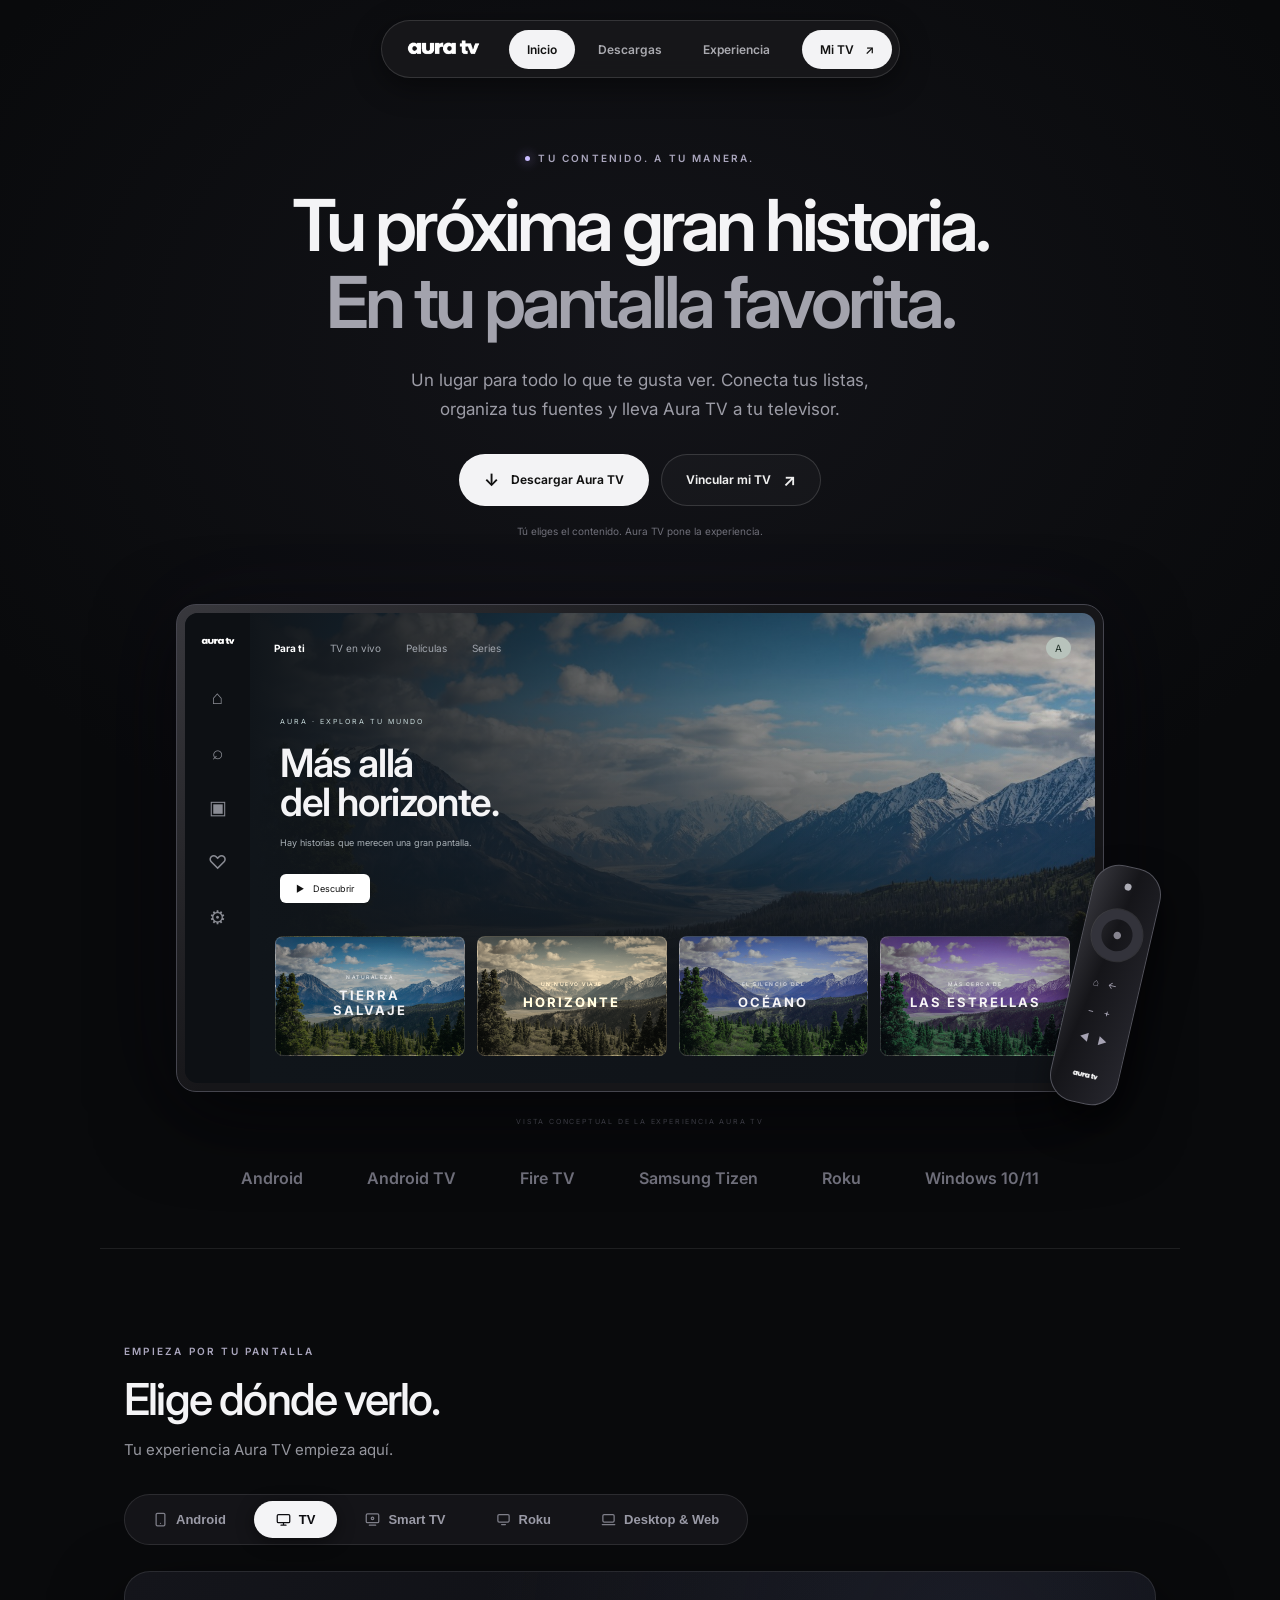
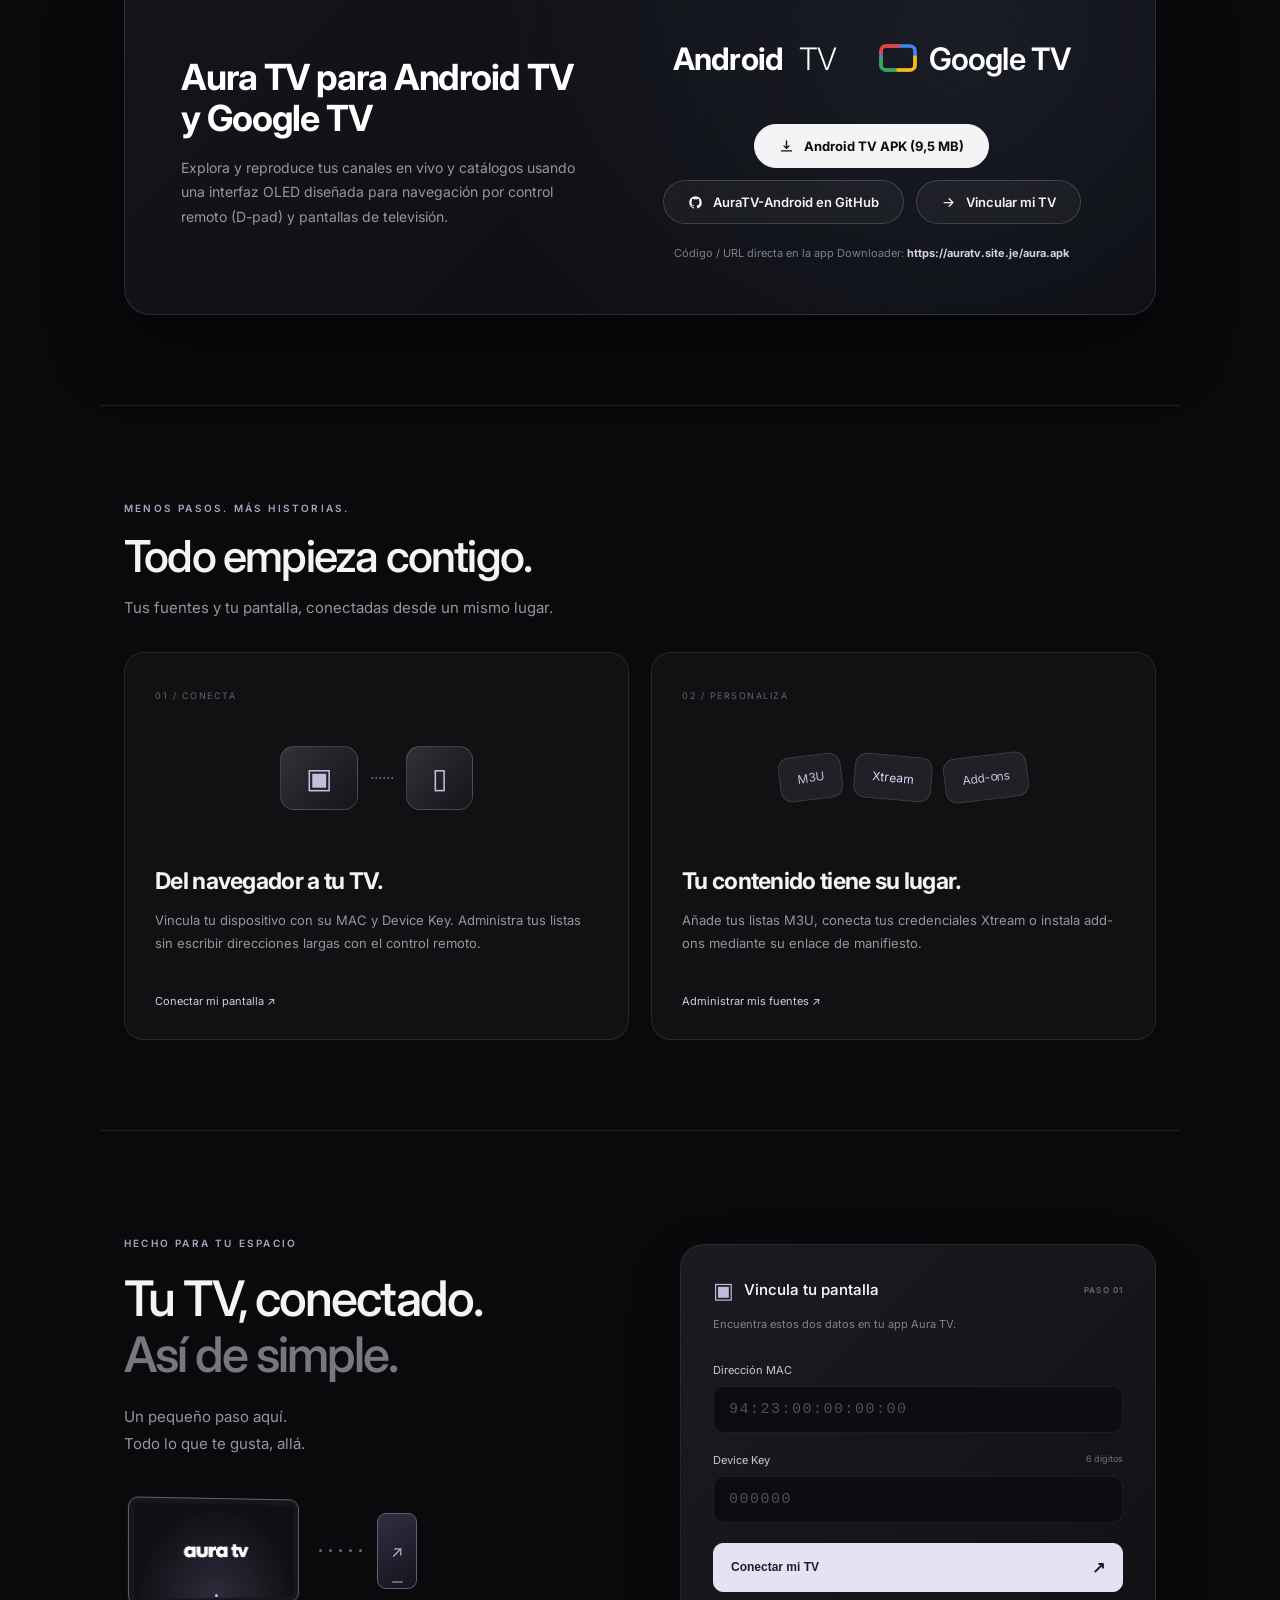
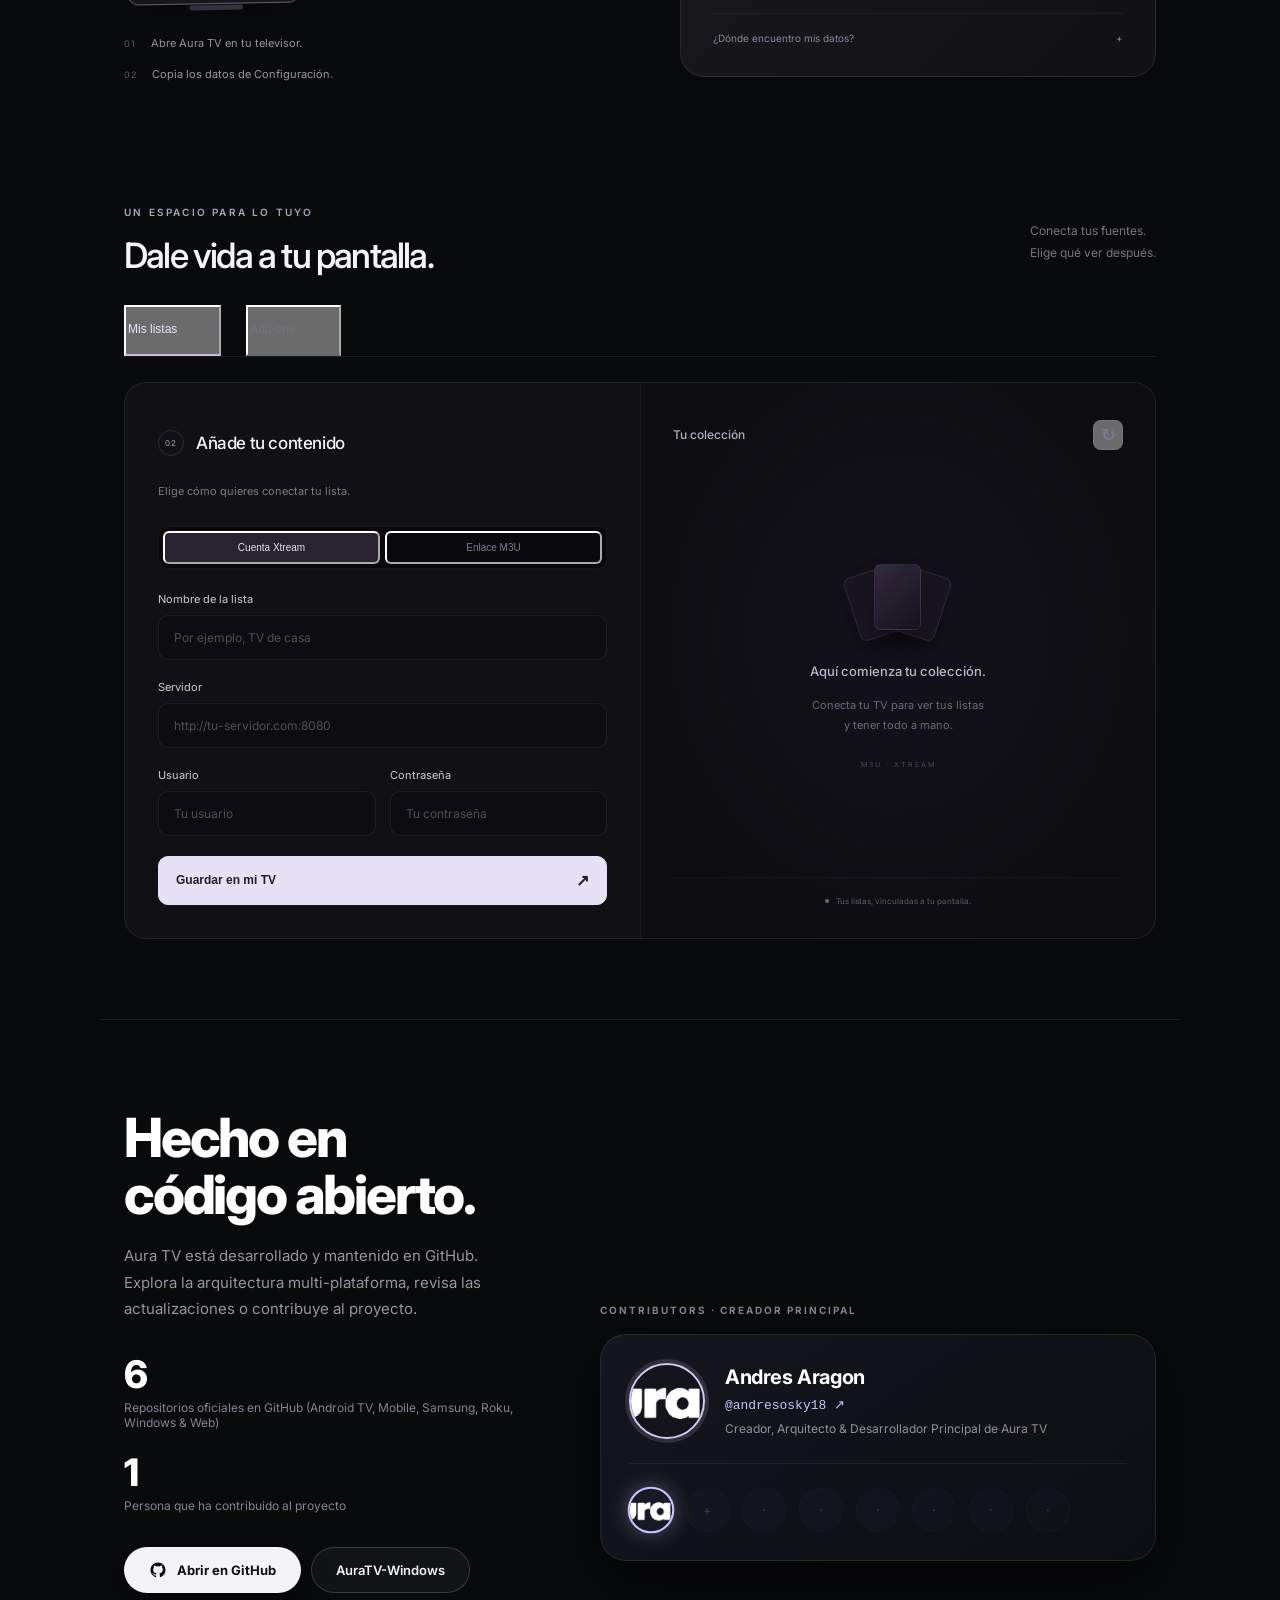
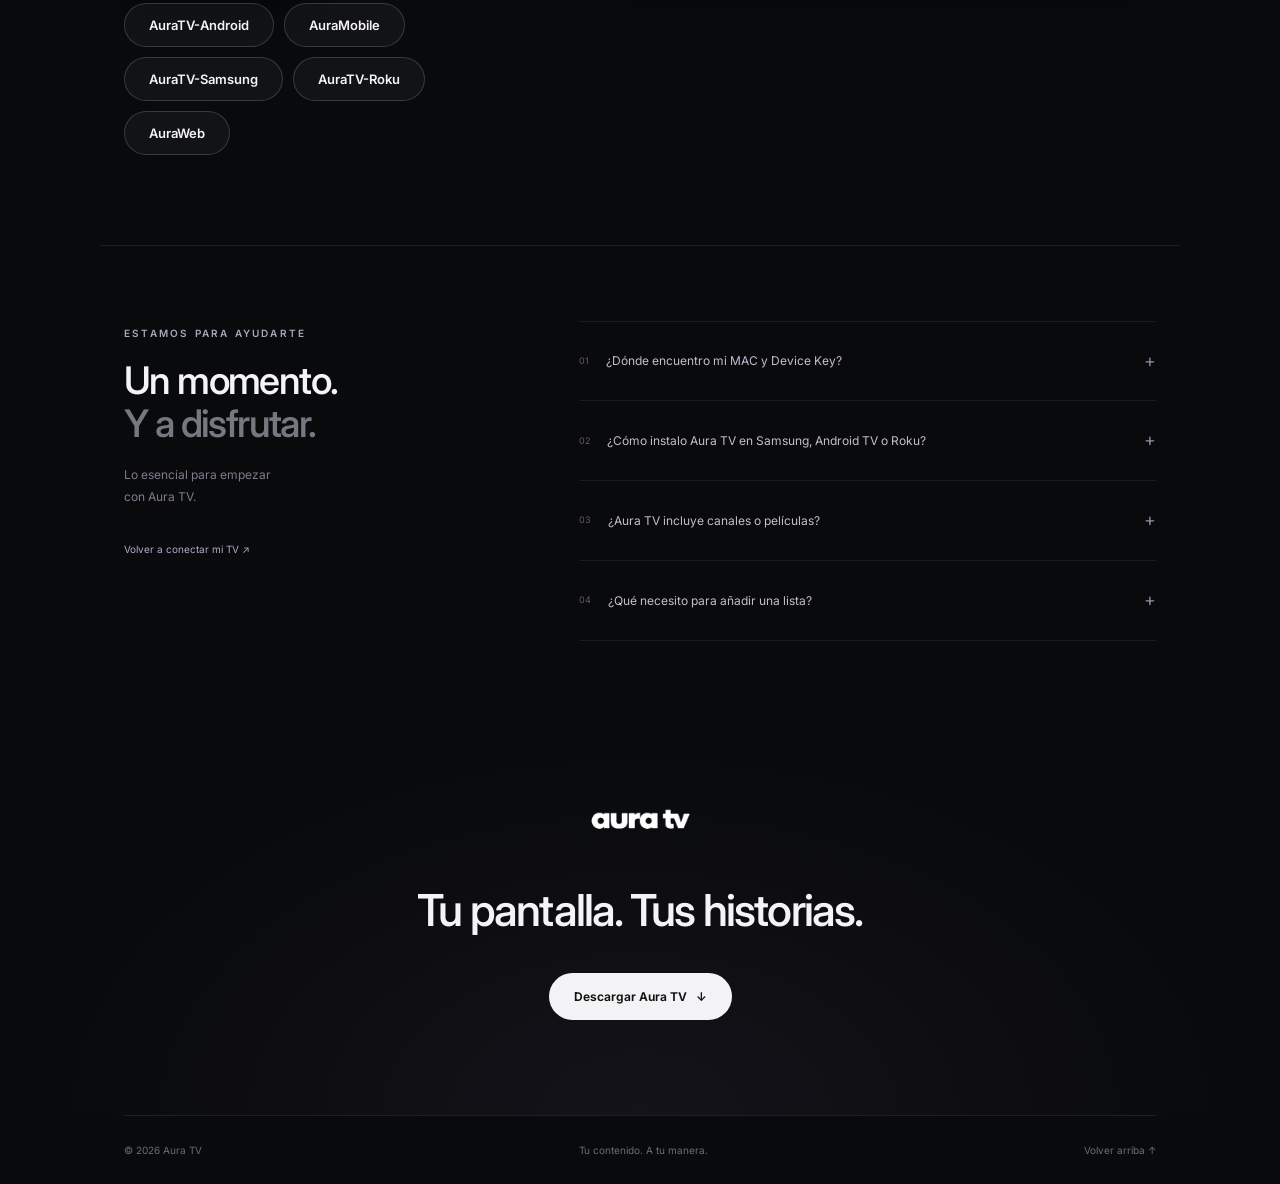
<file: index.html>
<!doctype html>
<html lang="es">
<head>
  <meta charset="utf-8" />
  <meta name="viewport" content="width=device-width,initial-scale=1" />
  <meta name="color-scheme" content="dark" />
  <title>Aura TV — Tu contenido. A tu manera.</title>
  <meta name="description" content="Descarga Aura TV, vincula tu pantalla y administra tus listas y add-ons desde un solo lugar." />
  <link rel="preconnect" href="https://fonts.googleapis.com" />
  <link rel="preconnect" href="https://fonts.gstatic.com" crossorigin />
  <link href="https://fonts.googleapis.com/css2?family=Inter:wght@400;500;600;700;800&display=swap" rel="stylesheet" />
  <link rel="stylesheet" href="styles.css?v=20261108-3" />
</head>
<body>
<header class="nav-shell">
  <nav aria-label="Navegación principal">
    <a href="#hero" class="brand"><img src="aura_logo_inner.png" alt="Aura TV"></a>
    <a href="#hero" class="nav-home" data-nav-item="hero">Inicio</a>
    <a href="#downloads" data-nav-item="downloads">Descargas</a>
    <a href="#features" class="nav-extra" data-nav-item="features">Experiencia</a>
    <a href="#device" class="nav-link" data-nav-item="device">Mi TV <span>↗</span></a>
  </nav>
</header>

<main>
  <section class="hero" id="hero">
    <div class="eyebrow"><i></i> TU CONTENIDO. A TU MANERA.</div>
    <h1>Tu próxima gran historia.<br><span>En tu pantalla favorita.</span></h1>
    <p>Un lugar para todo lo que te gusta ver. Conecta tus listas,<br class="desktop"> organiza tus fuentes y lleva Aura TV a tu televisor.</p>
    <div class="actions">
      <a class="button primary" href="#downloads"><span>↓</span> Descargar Aura TV</a>
      <a class="button secondary" href="#device">Vincular mi TV <span>↗</span></a>
    </div>
    <p class="hero-note">Tú eliges el contenido. Aura TV pone la experiencia.</p>

    <div class="showcase" aria-label="Concepto visual ilustrativo de la interfaz de Aura TV">
      <div class="tv">
        <div class="screen">
          <aside>
            <img src="aura_logo_inner.png" alt="">
            <span>⌂</span>
            <span>⌕</span>
            <span>▣</span>
            <span>♡</span>
            <span>⚙</span>
          </aside>
          <div class="screen-body">
            <div class="screen-nav">
              <b>Para ti</b>
              <span>TV en vivo</span>
              <span>Películas</span>
              <span>Series</span>
              <em>A</em>
            </div>
            <div class="movie">
              <small>AURA · EXPLORA TU MUNDO</small>
              <h2>Más allá<br>del horizonte.</h2>
              <p>Hay historias que merecen una gran pantalla.</p>
              <span class="mock-play">▶ &nbsp; Descubrir</span>
            </div>
            <div class="film-row">
              <div class="film f1"><small>NATURALEZA</small><b>TIERRA<br>SALVAJE</b></div>
              <div class="film f2"><small>UN NUEVO VIAJE</small><b>HORIZONTE</b></div>
              <div class="film f3"><small>EL SILENCIO DEL</small><b>OCÉANO</b></div>
              <div class="film f4"><small>MÁS CERCA DE</small><b>LAS ESTRELLAS</b></div>
            </div>
          </div>
        </div>
      </div>
      <div class="remote" aria-hidden="true">
        <i></i>
        <div class="remote-ring">●</div>
        <div class="remote-buttons">⌂ &nbsp; ←<br>− &nbsp; +<br>◀ &nbsp; ▶</div>
        <img src="aura_logo_inner.png" alt="">
      </div>
    </div>
    <div class="visual-caption">VISTA CONCEPTUAL DE LA EXPERIENCIA AURA TV</div>
    <div class="platforms">
      <span>Android</span>
      <span>Android TV</span>
      <span>Fire TV</span>
      <span>Samsung Tizen</span>
      <span>Roku</span>
      <span>Windows 10/11</span>
    </div>
  </section>

  <section id="downloads" class="section">
    <div class="section-intro">
      <span class="eyebrow">EMPIEZA POR TU PANTALLA</span>
      <h2>Elige dónde verlo.</h2>
      <p>Tu experiencia Aura TV empieza aquí.</p>
    </div>

    <div class="download-tabs" role="tablist" aria-label="Plataformas">
      <button type="button" class="os-tab" data-os-tab="mobile">
        <svg viewBox="0 0 24 24" fill="none" stroke="currentColor" stroke-width="2" stroke-linecap="round" stroke-linejoin="round"><rect x="5" y="2" width="14" height="20" rx="2"/><path d="M12 18h.01"/></svg>
        <span>Android</span>
      </button>
      <button type="button" class="os-tab active" data-os-tab="android">
        <svg viewBox="0 0 24 24" fill="none" stroke="currentColor" stroke-width="2" stroke-linecap="round" stroke-linejoin="round"><rect x="2" y="4" width="20" height="13" rx="2"/><path d="M8 21h8M12 17v4"/></svg>
        <span>TV</span>
      </button>
      <button type="button" class="os-tab" data-os-tab="samsung">
        <svg viewBox="0 0 24 24" fill="none" stroke="currentColor" stroke-width="2" stroke-linecap="round" stroke-linejoin="round"><rect x="2" y="3" width="20" height="14" rx="2"/><path d="M7 21h10"/><circle cx="12" cy="10" r="2"/></svg>
        <span>Smart TV</span>
      </button>
      <button type="button" class="os-tab" data-os-tab="roku">
        <svg viewBox="0 0 24 24" fill="none" stroke="currentColor" stroke-width="2" stroke-linecap="round" stroke-linejoin="round"><rect x="3" y="4" width="18" height="12" rx="2"/><path d="M9 20h6"/></svg>
        <span>Roku</span>
      </button>
      <button type="button" class="os-tab" data-os-tab="desktop">
        <svg viewBox="0 0 24 24" fill="none" stroke="currentColor" stroke-width="2" stroke-linecap="round" stroke-linejoin="round"><rect x="3" y="4" width="18" height="12" rx="2"/><path d="M2 20h20"/></svg>
        <span>Desktop &amp; Web</span>
      </button>
    </div>

    <!-- Panel 0: Android Mobile (Celulares y Tablets) — Diagramación idéntica a Nuvio -->
    <div id="os-panel-mobile" class="download-panel nuvio-dl-card os-panel hidden">
      <div class="nuvio-dl-left">
        <h3>Aura TV para Android (Celular y Tablet)</h3>
        <p>Lleva tus canales en vivo, películas, series y add-ons en el bolsillo. El mismo APK universal funciona con controles táctiles en smartphones y tablets Android.</p>
      </div>
      <div class="nuvio-dl-right">
        <div class="nuvio-brand-logos" aria-label="Android Mobile">
          <div class="brand-logo-item">
            <svg width="42" height="28" viewBox="0 0 42 28" fill="none" aria-hidden="true">
              <path d="M9.5 6.2L6.6 1.5C6.3 1 5.7 0.9 5.2 1.2C4.7 1.5 4.6 2.1 4.9 2.6L7.9 7.4C3.8 9.9 1 14.3 0.6 19.5H41.4C41 14.3 38.2 9.9 34.1 7.4L37.1 2.6C37.4 2.1 37.3 1.5 36.8 1.2C36.3 0.9 35.7 1 35.4 1.5L32.5 6.2C29.1 4.6 25.2 3.7 21 3.7C16.8 3.7 12.9 4.6 9.5 6.2ZM12.5 14.5C11.4 14.5 10.5 13.6 10.5 12.5C10.5 11.4 11.4 10.5 12.5 10.5C13.6 10.5 14.5 11.4 14.5 12.5C14.5 13.6 13.6 14.5 12.5 14.5ZM29.5 14.5C28.4 14.5 27.5 13.6 27.5 12.5C27.5 11.4 28.4 10.5 29.5 10.5C30.6 10.5 31.5 11.4 31.5 12.5C31.5 13.6 30.6 14.5 29.5 14.5Z" fill="#3DDC84"/>
            </svg>
            <span style="font-weight:700;">Android</span>
          </div>
        </div>

        <div class="nuvio-pill-actions">
          <a class="nuvio-pill-btn primary-pill" href="aura.apk" download="AURA_TV_v2.1.apk">
            <svg viewBox="0 0 24 24" fill="none" stroke="currentColor" stroke-width="2.2" stroke-linecap="round" stroke-linejoin="round"><path d="M12 3v12m0 0l-4-4m4 4l4-4M4 19h16"/></svg>
            <span>Descargar APK (9,5 MB)</span>
          </a>
          <a class="nuvio-pill-btn" href="https://github.com/andresosky18/AuraMobile" target="_blank" rel="noopener noreferrer">
            <svg viewBox="0 0 24 24" fill="currentColor" aria-hidden="true"><path fill-rule="evenodd" clip-rule="evenodd" d="M12 2C6.477 2 2 6.484 2 12.017c0 4.425 2.865 8.18 6.839 9.504.5.092.682-.217.682-.483 0-.237-.008-.868-.013-1.703-2.782.605-3.369-1.343-3.369-1.343-.454-1.158-1.11-1.466-1.11-1.466-.908-.62.069-.608.069-.608 1.003.07 1.53 1.032 1.53 1.032.892 1.53 2.341 1.088 2.91.832.092-.647.35-1.088.636-1.338-2.22-.253-4.555-1.113-4.555-4.951 0-1.093.39-1.988 1.029-2.688-.103-.253-.446-1.272.098-2.65 0 0 .84-.27 2.75 1.026A9.564 9.564 0 0112 6.844c.85.004 1.705.115 2.504.337 1.909-1.296 2.747-1.027 2.747-1.027.546 1.379.202 2.398.1 2.651.64.7 1.028 1.595 1.028 2.688 0 3.848-2.339 4.695-4.566 4.943.359.309.678.92.678 1.855 0 1.338-.012 2.419-.012 2.747 0 .268.18.58.688.482A10.019 10.019 0 0022 12.017C22 6.484 17.522 2 12 2z"/></svg>
            <span>AuraMobile en GitHub</span>
          </a>
          <a class="nuvio-pill-btn" href="#device">
            <svg viewBox="0 0 24 24" fill="none" stroke="currentColor" stroke-width="2" stroke-linecap="round" stroke-linejoin="round"><path d="M5 12h14m-6-6l6 6-6 6"/></svg>
            <span>Vincular dispositivo</span>
          </a>
        </div>
        <div class="nuvio-dl-subnote">Compatible con <b>Android 6.0+</b> en celulares, tablets, Android TV y Google TV.</div>
      </div>
    </div>

    <!-- Panel 1: TV (Android TV & Google TV) — Diagramación idéntica a Nuvio -->
    <div id="os-panel-android" class="download-panel nuvio-dl-card os-panel">
      <div class="nuvio-dl-left">
        <h3>Aura TV para Android TV y Google TV</h3>
        <p>Explora y reproduce tus canales en vivo y catálogos usando una interfaz OLED diseñada para navegación por control remoto (D-pad) y pantallas de televisión.</p>
      </div>
      <div class="nuvio-dl-right">
        <div class="nuvio-brand-logos" aria-label="Android TV y Google TV">
          <!-- Logo Android TV -->
          <div class="brand-logo-item">
            <span style="font-weight:700;">Android</span><span style="font-weight:300;margin-left:4px;">TV</span>
          </div>
          <!-- Logo Google TV con icono multicolor oficial -->
          <div class="brand-logo-item">
            <svg width="38" height="28" viewBox="0 0 38 28" fill="none" aria-hidden="true">
              <rect x="2" y="2" width="34" height="24" rx="5" stroke="#4285F4" stroke-width="3.6"/>
              <path d="M2 9V7C2 4.23858 4.23858 2 7 2H19" stroke="#EA4335" stroke-width="3.6" stroke-linecap="round"/>
              <path d="M2 15V21C2 23.7614 4.23858 26 7 26H21" stroke="#34A853" stroke-width="3.6" stroke-linecap="round"/>
              <path d="M19 26H31C33.7614 26 36 23.7614 36 21V13" stroke="#FBBC05" stroke-width="3.6" stroke-linecap="round"/>
            </svg>
            <span style="font-weight:600;">Google TV</span>
          </div>
        </div>

        <div class="nuvio-pill-actions">
          <a class="nuvio-pill-btn primary-pill" href="aura.apk" download="AURA_TV_v2.1.apk">
            <svg viewBox="0 0 24 24" fill="none" stroke="currentColor" stroke-width="2.2" stroke-linecap="round" stroke-linejoin="round"><path d="M12 3v12m0 0l-4-4m4 4l4-4M4 19h16"/></svg>
            <span>Android TV APK (9,5 MB)</span>
          </a>
          <a class="nuvio-pill-btn" href="https://github.com/andresosky18/AuraTV-Android" target="_blank" rel="noopener noreferrer">
            <svg viewBox="0 0 24 24" fill="currentColor" aria-hidden="true"><path fill-rule="evenodd" clip-rule="evenodd" d="M12 2C6.477 2 2 6.484 2 12.017c0 4.425 2.865 8.18 6.839 9.504.5.092.682-.217.682-.483 0-.237-.008-.868-.013-1.703-2.782.605-3.369-1.343-3.369-1.343-.454-1.158-1.11-1.466-1.11-1.466-.908-.62.069-.608.069-.608 1.003.07 1.53 1.032 1.53 1.032.892 1.53 2.341 1.088 2.91.832.092-.647.35-1.088.636-1.338-2.22-.253-4.555-1.113-4.555-4.951 0-1.093.39-1.988 1.029-2.688-.103-.253-.446-1.272.098-2.65 0 0 .84-.27 2.75 1.026A9.564 9.564 0 0112 6.844c.85.004 1.705.115 2.504.337 1.909-1.296 2.747-1.027 2.747-1.027.546 1.379.202 2.398.1 2.651.64.7 1.028 1.595 1.028 2.688 0 3.848-2.339 4.695-4.566 4.943.359.309.678.92.678 1.855 0 1.338-.012 2.419-.012 2.747 0 .268.18.58.688.482A10.019 10.019 0 0022 12.017C22 6.484 17.522 2 12 2z"/></svg>
            <span>AuraTV-Android en GitHub</span>
          </a>
          <a class="nuvio-pill-btn" href="#device">
            <svg viewBox="0 0 24 24" fill="none" stroke="currentColor" stroke-width="2" stroke-linecap="round" stroke-linejoin="round"><path d="M5 12h14m-6-6l6 6-6 6"/></svg>
            <span>Vincular mi TV</span>
          </a>
        </div>
        <div class="nuvio-dl-subnote">Código / URL directa en la app Downloader: <b>https://auratv.site.je/aura.apk</b></div>
      </div>
    </div>

    <!-- Panel 2: Smart TV (Samsung Tizen & WebOS) — Diagramación idéntica a Nuvio -->
    <div id="os-panel-samsung" class="download-panel nuvio-dl-card os-panel hidden">
      <div class="nuvio-dl-left">
        <h3>Aura TV para Samsung Smart TV</h3>
        <p>Ejecuta Aura TV directamente en tu televisor Samsung Tizen sin conectar dispositivos adicionales, o instala el paquete nativo (.WGT) desde tu PC o memoria USB.</p>
      </div>
      <div class="nuvio-dl-right">
        <div class="nuvio-brand-logos" aria-label="Samsung Tizen y Smart TV">
          <!-- Logo TIZEN con remolino azul/cian -->
          <div class="brand-logo-item tizen-word">
            <span>TIZEN</span>
            <svg width="22" height="22" viewBox="0 0 24 24" fill="none" style="margin-left:-4px;margin-top:-18px;" aria-hidden="true">
              <circle cx="12" cy="12" r="2.2" fill="#38BDF8"/>
              <path d="M12 3C14.5 5.5 14.5 8.5 12 10M21 12C18.5 14.5 15.5 14.5 14 12M12 21C9.5 18.5 9.5 15.5 12 14M3 12C5.5 9.5 8.5 9.5 10 12" stroke="#38BDF8" stroke-width="2.4" stroke-linecap="round"/>
            </svg>
          </div>
          <!-- Logo webOS / Smart Browser -->
          <div class="brand-logo-item webos-word">
            <span>web<b style="font-weight:600;">OS</b></span>
          </div>
        </div>

        <div class="nuvio-pill-actions">
          <a class="nuvio-pill-btn primary-pill" href="samsung/index.html" id="samsungDirectLaunchBtn">
            <svg viewBox="0 0 24 24" fill="currentColor"><polygon points="6 4 20 12 6 20 6 4"/></svg>
            <span>Abrir en este TV Samsung</span>
          </a>
          <a class="nuvio-pill-btn pc-only-download" href="downloads/AURA_TV_Samsung_Installer.zip" download="AURA_TV_Samsung_Installer.zip">
            <svg viewBox="0 0 24 24" fill="none" stroke="currentColor" stroke-width="2" stroke-linecap="round" stroke-linejoin="round"><path d="M12 3v12m0 0l-4-4m4 4l4-4M4 19h16"/></svg>
            <span>Tizen Package (PC)</span>
          </a>
          <a class="nuvio-pill-btn pc-only-download" href="downloads/AURA_TV_Samsung_USB.zip" download="AURA_TV_Samsung_USB.zip">
            <svg viewBox="0 0 24 24" fill="none" stroke="currentColor" stroke-width="2" stroke-linecap="round" stroke-linejoin="round"><path d="M12 3v12m0 0l-4-4m4 4l4-4M4 19h16"/></svg>
            <span>Paquete USB</span>
          </a>
          <a class="nuvio-pill-btn" href="https://github.com/andresosky18/AuraTV-Samsung" target="_blank" rel="noopener noreferrer">
            <svg viewBox="0 0 24 24" fill="currentColor" aria-hidden="true"><path fill-rule="evenodd" clip-rule="evenodd" d="M12 2C6.477 2 2 6.484 2 12.017c0 4.425 2.865 8.18 6.839 9.504.5.092.682-.217.682-.483 0-.237-.008-.868-.013-1.703-2.782.605-3.369-1.343-3.369-1.343-.454-1.158-1.11-1.466-1.11-1.466-.908-.62.069-.608.069-.608 1.003.07 1.53 1.032 1.53 1.032.892 1.53 2.341 1.088 2.91.832.092-.647.35-1.088.636-1.338-2.22-.253-4.555-1.113-4.555-4.951 0-1.093.39-1.988 1.029-2.688-.103-.253-.446-1.272.098-2.65 0 0 .84-.27 2.75 1.026A9.564 9.564 0 0112 6.844c.85.004 1.705.115 2.504.337 1.909-1.296 2.747-1.027 2.747-1.027.546 1.379.202 2.398.1 2.651.64.7 1.028 1.595 1.028 2.688 0 3.848-2.339 4.695-4.566 4.943.359.309.678.92.678 1.855 0 1.338-.012 2.419-.012 2.747 0 .268.18.58.688.482A10.019 10.019 0 0022 12.017C22 6.484 17.522 2 12 2z"/></svg>
            <span>GitHub</span>
          </a>
        </div>
        <div class="nuvio-dl-subnote">En tu TV Samsung pulsa <b>Abrir en este TV Samsung</b> y agrégalo a <b>★ Inicio</b> en el navegador.</div>
      </div>
    </div>

    <!-- Panel 3: Roku OS -->
    <div id="os-panel-roku" class="download-panel nuvio-dl-card os-panel hidden">
      <div class="nuvio-dl-left">
        <h3>Aura TV para Roku TV y Roku Stick</h3>
        <p>Instala el paquete SceneGraph nativo en tu televisor o dispositivo Roku mediante el Modo Desarrollador y sincroniza tus listas con tu MAC y Device Key.</p>
      </div>
      <div class="nuvio-dl-right">
        <div class="nuvio-brand-logos" aria-label="Roku OS">
          <div class="brand-logo-item roku-word">
            <span>ROKU</span>
          </div>
          <div class="brand-logo-item" style="font-size:24px;color:#a1a1aa;font-weight:500;">
            <span>Smart TV</span>
          </div>
        </div>

        <div class="nuvio-pill-actions">
          <a class="nuvio-pill-btn primary-pill" href="downloads/AURA_TV_Roku.zip" download="AURA_TV_Roku.zip">
            <svg viewBox="0 0 24 24" fill="none" stroke="currentColor" stroke-width="2.2" stroke-linecap="round" stroke-linejoin="round"><path d="M12 3v12m0 0l-4-4m4 4l4-4M4 19h16"/></svg>
            <span>Roku Package (.ZIP)</span>
          </a>
          <a class="nuvio-pill-btn" href="#device">
            <svg viewBox="0 0 24 24" fill="none" stroke="currentColor" stroke-width="2" stroke-linecap="round" stroke-linejoin="round"><path d="M5 12h14m-6-6l6 6-6 6"/></svg>
            <span>Vincular mi Roku</span>
          </a>
        </div>
      </div>
    </div>

    <!-- Panel 4: Desktop & Web Player -->
    <div id="os-panel-desktop" class="download-panel nuvio-dl-card os-panel hidden">
      <div class="nuvio-dl-left">
        <h3>Aura TV para Windows 10/11 y Navegador</h3>
        <p>Descarga la aplicación nativa para Windows (sin bloqueos CORS ni Mixed Content para streams IPTV HTTP/HTTPS) o abre el reproductor web con soporte de teclado, ratón y pantalla completa.</p>
      </div>
      <div class="nuvio-dl-right">
        <div class="nuvio-brand-logos" aria-label="Windows, macOS y Web">
          <!-- Windows Icon -->
          <svg width="42" height="42" viewBox="0 0 24 24" fill="#00A4EF" aria-label="Windows">
            <path d="M2 3.5L10.8 2.3V11.4H2V3.5ZM11.8 2.1L22 0.7V11.4H11.8V2.1ZM2 12.5H10.8V21.7L2 20.5V12.5ZM11.8 12.5H22V23.3L11.8 21.9V12.5Z"/>
          </svg>
          <!-- Apple Icon -->
          <svg width="40" height="42" viewBox="0 0 24 24" fill="#FFFFFF" aria-label="macOS">
            <path d="M18.71 19.5c-.83 1.24-1.71 2.45-3.05 2.47-1.34.03-1.77-.79-3.29-.79-1.53 0-2 .77-3.27.82-1.31.05-2.3-1.32-3.14-2.53C4.25 17 2.94 12.45 4.7 9.39c.87-1.52 2.43-2.48 4.12-2.51 1.28-.02 2.5.87 3.29.87.78 0 2.26-1.07 3.81-.91.65.03 2.47.26 3.64 1.98-.09.06-2.17 1.28-2.15 3.81.03 3.02 2.65 4.03 2.68 4.04-.03.07-.42 1.44-1.38 2.83M15.97 6.33c.64-.78 1.08-1.86.96-2.94-.93.04-2.06.62-2.72 1.4-.58.68-1.1 1.79-.96 2.84 1.04.08 2.08-.52 2.72-1.3z"/>
          </svg>
          <!-- Web / Linux -->
          <svg width="42" height="42" viewBox="0 0 24 24" fill="none" stroke="#E2E8F0" stroke-width="1.8" aria-label="Web">
            <circle cx="12" cy="12" r="9"/><path d="M3.6 9h16.8M3.6 15h16.8M12 3a14.5 14.5 0 0 0 0 18M12 3a14.5 14.5 0 0 1 0 18"/>
          </svg>
        </div>

        <div class="nuvio-pill-actions">
          <a class="nuvio-pill-btn primary-pill pc-only-download" href="downloads/AURA_TV_Windows_Setup.exe" download="AURA_TV_Windows_Setup.exe">
            <svg viewBox="0 0 24 24" fill="none" stroke="currentColor" stroke-width="2.2" stroke-linecap="round" stroke-linejoin="round"><path d="M12 3v12m0 0l-4-4m4 4l4-4M4 19h16"/></svg>
            <span>Windows App (.EXE)</span>
          </a>
          <a class="nuvio-pill-btn pc-only-download" href="downloads/AURA_TV_Windows_Portable.zip" download="AURA_TV_Windows_Portable.zip">
            <svg viewBox="0 0 24 24" fill="none" stroke="currentColor" stroke-width="2" stroke-linecap="round" stroke-linejoin="round"><path d="M12 3v12m0 0l-4-4m4 4l4-4M4 19h16"/></svg>
            <span>Windows Portable (.ZIP)</span>
          </a>
          <a class="nuvio-pill-btn" href="samsung/index.html">
            <svg viewBox="0 0 24 24" fill="currentColor"><polygon points="6 4 20 12 6 20 6 4"/></svg>
            <span>Abrir Web Player</span>
          </a>
          <a class="nuvio-pill-btn" href="https://github.com/andresosky18/AuraWeb" target="_blank" rel="noopener noreferrer">
            <svg viewBox="0 0 24 24" fill="currentColor" aria-hidden="true"><path fill-rule="evenodd" clip-rule="evenodd" d="M12 2C6.477 2 2 6.484 2 12.017c0 4.425 2.865 8.18 6.839 9.504.5.092.682-.217.682-.483 0-.237-.008-.868-.013-1.703-2.782.605-3.369-1.343-3.369-1.343-.454-1.158-1.11-1.466-1.11-1.466-.908-.62.069-.608.069-.608 1.003.07 1.53 1.032 1.53 1.032.892 1.53 2.341 1.088 2.91.832.092-.647.35-1.088.636-1.338-2.22-.253-4.555-1.113-4.555-4.951 0-1.093.39-1.988 1.029-2.688-.103-.253-.446-1.272.098-2.65 0 0 .84-.27 2.75 1.026A9.564 9.564 0 0112 6.844c.85.004 1.705.115 2.504.337 1.909-1.296 2.747-1.027 2.747-1.027.546 1.379.202 2.398.1 2.651.64.7 1.028 1.595 1.028 2.688 0 3.848-2.339 4.695-4.566 4.943.359.309.678.92.678 1.855 0 1.338-.012 2.419-.012 2.747 0 .268.18.58.688.482A10.019 10.019 0 0022 12.017C22 6.484 17.522 2 12 2z"/></svg>
            <span>AuraWeb en GitHub</span>
          </a>
        </div>
        <div class="nuvio-dl-subnote">Compatible con <b>Windows 10 y Windows 11 (64-bit)</b> · Atajos: <b>F11</b> Pantalla Completa · <b>0-9</b> Ir a canal · <b>Rueda del ratón</b> Scroll rápido.</div>
      </div>
    </div>
  </section>

  <section id="features" class="section">
    <div class="section-intro">
      <span class="eyebrow">MENOS PASOS. MÁS HISTORIAS.</span>
      <h2>Todo empieza contigo.</h2>
      <p>Tus fuentes y tu pantalla, conectadas desde un mismo lugar.</p>
    </div>
    <div class="feature-grid">
      <article>
        <span class="feature-number">01 / CONECTA</span>
        <div class="feature-art link-art"><span>▣</span><i>······</i><span>▯</span></div>
        <h3>Del navegador a tu TV.</h3>
        <p>Vincula tu dispositivo con su MAC y Device Key. Administra tus listas sin escribir direcciones largas con el control remoto.</p>
        <a href="#device">Conectar mi pantalla ↗</a>
      </article>
      <article>
        <span class="feature-number">02 / PERSONALIZA</span>
        <div class="feature-art">
          <span class="source-pill">M3U</span>
          <span class="source-pill">Xtream</span>
          <span class="source-pill">Add-ons</span>
        </div>
        <h3>Tu contenido tiene su lugar.</h3>
        <p>Añade tus listas M3U, conecta tus credenciales Xtream o instala add-ons mediante su enlace de manifiesto.</p>
        <a href="#upload">Administrar mis fuentes ↗</a>
      </article>
    </div>
  </section>

  <section class="section control-v2" id="device">
    <div class="connect-layout">
      <div class="connect-story">
        <span class="eyebrow">HECHO PARA TU ESPACIO</span>
        <h2>Tu TV, conectado.<br><span>Así de simple.</span></h2>
        <p>Un pequeño paso aquí.<br>Todo lo que te gusta, allá.</p>
        <div class="connection-visual" aria-hidden="true">
          <div class="device-outline">
            <img src="aura_logo_inner.png" alt="">
            <span class="tv-led"></span>
          </div>
          <div class="connection-line"><i></i><i></i><i></i><i></i><i></i></div>
          <div class="connection-phone"><span>↗</span><i></i></div>
        </div>
        <div class="connection-caption">
          <span>01</span> Abre Aura TV en tu televisor.<br>
          <span>02</span> Copia los datos de Configuración.
        </div>
      </div>

      <div class="pair-card">
        <div class="pair-top">
          <span class="line-icon">▣</span>
          <span>Vincula tu pantalla</span>
          <span class="pair-tag">PASO 01</span>
        </div>
        <p>Encuentra estos dos datos en tu app Aura TV.</p>
        <div class="pair-fields">
          <label for="mac">Dirección MAC
            <input id="mac" placeholder="94:23:00:00:00:00" autocomplete="off" spellcheck="false">
          </label>
          <label for="deviceKey">Device Key <span>6 dígitos</span>
            <input id="deviceKey" placeholder="000000" autocomplete="off" inputmode="numeric" maxlength="6">
          </label>
        </div>
        <button id="connectBtn" type="button" class="control-button">Conectar mi TV <span>↗</span></button>
        <div id="deviceStatus" role="status" aria-live="polite" class="hidden control-status"></div>
        <details class="pair-help">
          <summary>¿Dónde encuentro mis datos? <span>+</span></summary>
          <p>Abre Aura TV en tu televisor y entra en Configuración. Allí encontrarás tu MAC y el Device Key de 6 dígitos. También aparecen en la esquina inferior derecha de la pantalla de inicio y en Playlists.</p>
        </details>
      </div>
    </div>

    <div class="library-workspace" id="upload">
      <div class="workspace-heading">
        <div>
          <span class="eyebrow">UN ESPACIO PARA LO TUYO</span>
          <h2>Dale vida a tu pantalla.</h2>
        </div>
        <p>Conecta tus fuentes.<br>Elige qué ver después.</p>
      </div>

      <div class="workspace-tabs" role="tablist" aria-label="Administrar contenido">
        <button type="button" role="tab" id="tab-lists" aria-selected="true" aria-controls="panel-lists" data-panel="lists">Mis listas <span>↗</span></button>
        <button type="button" role="tab" id="tab-addons" aria-selected="false" aria-controls="panel-addons" data-panel="addons" tabindex="-1">Add-ons <span>＋</span></button>
      </div>

      <!-- Panel 1: Listas Xtream / M3U -->
      <div id="panel-lists" role="tabpanel" aria-labelledby="tab-lists" class="workspace-panel">
        <div class="source-editor">
          <div class="editor-title">
            <span class="step-dot">02</span>
            <h3>Añade tu contenido</h3>
          </div>
          <p>Elige cómo quieres conectar tu lista.</p>
          <div class="source-switch">
            <button type="button" class="tab active" data-mode="xtream">Cuenta Xtream</button>
            <button type="button" class="tab" data-mode="m3u">Enlace M3U</button>
          </div>
          <form id="playlistForm" novalidate>
            <label for="playlistName">Nombre de la lista
              <input id="playlistName" placeholder="Por ejemplo, TV de casa" required>
            </label>
            <div id="xtreamFields">
              <label for="host">Servidor
                <input id="host" placeholder="http://tu-servidor.com:8080" type="text" inputmode="url" autocomplete="off">
              </label>
              <div class="credential-row">
                <label for="username">Usuario
                  <input id="username" placeholder="Tu usuario" autocomplete="off">
                </label>
                <label for="password">Contraseña
                  <input id="password" type="password" placeholder="Tu contraseña" autocomplete="off">
                </label>
              </div>
            </div>
            <div id="m3uFields" class="hidden">
              <label for="playlistUrl">Enlace de tu lista
                <input id="playlistUrl" placeholder="http://tu-servidor.com/lista.m3u8" type="text" inputmode="url" autocomplete="off">
              </label>
            </div>
            <button id="savePlaylistBtn" class="control-button" type="submit">Guardar en mi TV <span>↗</span></button>
            <div id="uploadStatus" role="status" aria-live="polite" class="hidden control-status"></div>
          </form>
        </div>

        <div class="source-collection" id="playlists">
          <div class="collection-heading">
            <h3>Tu colección</h3>
            <button id="refreshWebBtn" type="button" aria-label="Actualizar listas" title="Actualizar listas">↻</button>
          </div>
          <div id="playlistList" class="collection-content">
            <div class="empty-state">
              <div class="empty-art"><i></i><i></i><i></i></div>
              <h4>Aquí comienza tu colección.</h4>
              <p>Conecta tu TV para ver tus listas<br>y tener todo a mano.</p>
              <span>M3U · XTREAM</span>
            </div>
          </div>
          <div class="collection-foot"><i></i> Tus listas, vinculadas a tu pantalla.</div>
        </div>
      </div>

      <!-- Panel 2: Add-ons -->
      <div id="panel-addons" role="tabpanel" aria-labelledby="tab-addons" class="workspace-panel" hidden>
        <div class="source-editor" id="addons">
          <div class="editor-title">
            <span class="step-dot">＋</span>
            <h3>Abre nuevas posibilidades.</h3>
          </div>
          <p>Añade un catálogo con el enlace de su manifiesto.</p>
          <div id="addonForm">
            <label for="addonManifestUrl">Enlace del add-on
              <input id="addonManifestUrl" placeholder="https://dominio.com/manifest.json" type="text" inputmode="url" autocomplete="off">
            </label>
            <div class="addon-hint">
              <span>↗</span>
              <p>Pega una dirección que termine en <b>manifest.json</b>. El add-on quedará vinculado a tu TV.</p>
            </div>
            <button id="installAddonBtn" type="button" class="control-button">Añadir a mi TV <span>＋</span></button>
            <div id="addonStatus" role="status" aria-live="polite" class="hidden control-status"></div>
          </div>
        </div>

        <div class="source-collection">
          <div class="collection-heading">
            <h3>Tus add-ons</h3>
            <button id="refreshAddonsBtn" type="button" aria-label="Actualizar add-ons" title="Actualizar add-ons">↻</button>
          </div>
          <div id="addonList" class="collection-content">
            <div class="empty-state">
              <div class="addon-empty-icon">＋</div>
              <h4>Una experiencia más tuya.</h4>
              <p>Conecta tu TV para consultar<br>y organizar tus add-ons.</p>
              <span>CATÁLOGOS · METADATOS</span>
            </div>
          </div>
          <div class="collection-foot"><i></i> Tú eliges las fuentes que conectas.</div>
        </div>
      </div>
    </div>
  </section>

  <!-- Sección Estilo Nuvio: "Made in the open" / Creador & GitHub -->
  <section class="section open-source-section" id="open-source">
    <div class="open-left">
      <h2>Hecho en<br>código abierto.</h2>
      <p>Aura TV está desarrollado y mantenido en GitHub. Explora la arquitectura multi-plataforma, revisa las actualizaciones o contribuye al proyecto.</p>

      <div class="open-stats">
        <div class="open-stat">
          <strong>6</strong>
          <span>Repositorios oficiales en GitHub (Android TV, Mobile, Samsung, Roku, Windows &amp; Web)</span>
        </div>
        <div class="open-stat">
          <strong>1</strong>
          <span>Persona que ha contribuido al proyecto</span>
        </div>
      </div>

      <div style="display:flex;flex-wrap:wrap;gap:10px;">
        <a class="github-open-btn" href="https://github.com/andresosky18" target="_blank" rel="noopener noreferrer">
          <svg viewBox="0 0 24 24" fill="currentColor" aria-hidden="true">
            <path fill-rule="evenodd" clip-rule="evenodd" d="M12 2C6.477 2 2 6.484 2 12.017c0 4.425 2.865 8.18 6.839 9.504.5.092.682-.217.682-.483 0-.237-.008-.868-.013-1.703-2.782.605-3.369-1.343-3.369-1.343-.454-1.158-1.11-1.466-1.11-1.466-.908-.62.069-.608.069-.608 1.003.07 1.53 1.032 1.53 1.032.892 1.53 2.341 1.088 2.91.832.092-.647.35-1.088.636-1.338-2.22-.253-4.555-1.113-4.555-4.951 0-1.093.39-1.988 1.029-2.688-.103-.253-.446-1.272.098-2.65 0 0 .84-.27 2.75 1.026A9.564 9.564 0 0112 6.844c.85.004 1.705.115 2.504.337 1.909-1.296 2.747-1.027 2.747-1.027.546 1.379.202 2.398.1 2.651.64.7 1.028 1.595 1.028 2.688 0 3.848-2.339 4.695-4.566 4.943.359.309.678.92.678 1.855 0 1.338-.012 2.419-.012 2.747 0 .268.18.58.688.482A10.019 10.019 0 0022 12.017C22 6.484 17.522 2 12 2z"/>
          </svg>
          <span>Abrir en GitHub</span>
        </a>
        <a class="nuvio-pill-btn" href="https://github.com/andresosky18/AuraTV-Windows" target="_blank" rel="noopener noreferrer">
          <span>AuraTV-Windows</span>
        </a>
        <a class="nuvio-pill-btn" href="https://github.com/andresosky18/AuraTV-Android" target="_blank" rel="noopener noreferrer">
          <span>AuraTV-Android</span>
        </a>
        <a class="nuvio-pill-btn" href="https://github.com/andresosky18/AuraMobile" target="_blank" rel="noopener noreferrer">
          <span>AuraMobile</span>
        </a>
        <a class="nuvio-pill-btn" href="https://github.com/andresosky18/AuraTV-Samsung" target="_blank" rel="noopener noreferrer">
          <span>AuraTV-Samsung</span>
        </a>
        <a class="nuvio-pill-btn" href="https://github.com/andresosky18/AuraTV-Roku" target="_blank" rel="noopener noreferrer">
          <span>AuraTV-Roku</span>
        </a>
        <a class="nuvio-pill-btn" href="https://github.com/andresosky18/AuraWeb" target="_blank" rel="noopener noreferrer">
          <span>AuraWeb</span>
        </a>
      </div>
    </div>

    <div class="open-right">
      <div class="open-right-label">CONTRIBUTORS · CREADOR PRINCIPAL</div>
      <div class="contributors-showcase">
        <div class="lead-contributor-card">
          <a href="https://github.com/andresosky18" target="_blank" rel="noopener noreferrer" class="lead-avatar-link" title="Andres Aragon (@andresosky18)">
            <img src="https://github.com/andresosky18.png" alt="Andres Aragon" onerror="this.src='aura_logo_inner.png'">
          </a>
          <div class="lead-info">
            <h3>Andres Aragon</h3>
            <a href="https://github.com/andresosky18" target="_blank" rel="noopener noreferrer">@andresosky18 ↗</a>
            <p>Creador, Arquitecto &amp; Desarrollador Principal de Aura TV</p>
          </div>
        </div>

        <div class="avatar-matrix" aria-label="Colaboradores del proyecto">
          <a href="https://github.com/andresosky18" target="_blank" rel="noopener noreferrer" class="avatar-slot active-author" title="Andres Aragon (@andresosky18)">
            <img src="https://github.com/andresosky18.png" alt="Andres Aragon" onerror="this.src='aura_logo_inner.png'">
          </a>
          <div class="avatar-slot ghost-slot" aria-hidden="true">+</div>
          <div class="avatar-slot ghost-slot" aria-hidden="true">·</div>
          <div class="avatar-slot ghost-slot" aria-hidden="true">·</div>
          <div class="avatar-slot ghost-slot" aria-hidden="true">·</div>
          <div class="avatar-slot ghost-slot" aria-hidden="true">·</div>
          <div class="avatar-slot ghost-slot" aria-hidden="true">·</div>
          <div class="avatar-slot ghost-slot" aria-hidden="true">·</div>
        </div>
      </div>
    </div>
  </section>

  <section class="section help-v2">
    <div class="help-heading">
      <span class="eyebrow">ESTAMOS PARA AYUDARTE</span>
      <h2>Un momento.<br><span>Y a disfrutar.</span></h2>
      <p>Lo esencial para empezar<br>con Aura TV.</p>
      <a href="#device">Volver a conectar mi TV ↗</a>
    </div>
    <div class="help-questions">
      <details>
        <summary><span class="question-number">01</span><span>¿Dónde encuentro mi MAC y Device Key?</span><i>+</i></summary>
        <p>Entra en Configuración dentro de Aura TV en tu televisor. Copia la MAC y el Device Key de 6 dígitos en el formulario de conexión. También puedes escanear el código QR que aparece en tu televisor.</p>
      </details>
      <details>
        <summary><span class="question-number">02</span><span>¿Cómo instalo Aura TV en Samsung, Android TV o Roku?</span><i>+</i></summary>
        <p>En la sección Descargas elige la marca de tu TV: en Android TV descarga el APK (o usa Downloader con https://auratv.site.je/aura.apk); en Samsung descarga el Instalador PC (.ZIP), el paquete USB o abre la Web App directa; y en Roku descarga el paquete .ZIP.</p>
      </details>
      <details>
        <summary><span class="question-number">03</span><span>¿Aura TV incluye canales o películas?</span><i>+</i></summary>
        <p>El contenido depende de las listas y fuentes que conectes. Utiliza tus propias fuentes o contenido al que tengas autorización para acceder.</p>
      </details>
      <details>
        <summary><span class="question-number">04</span><span>¿Qué necesito para añadir una lista?</span><i>+</i></summary>
        <p>Conecta primero tu TV con su MAC y Device Key. Para M3U, necesitas el enlace directo de tu lista (.m3u / .m3u8). Para Xtream, necesitas la dirección del servidor, el usuario y la contraseña de tu proveedor.</p>
      </details>
    </div>
  </section>

  <section class="closing">
    <img src="aura_logo_inner.png" alt="Aura TV">
    <h2>Tu pantalla. Tus historias.</h2>
    <a class="button primary" href="#downloads">Descargar Aura TV &nbsp; ↓</a>
  </section>

  <footer>
    <span>© 2026 Aura TV</span>
    <span>Tu contenido. A tu manera.</span>
    <a href="#hero">Volver arriba ↑</a>
  </footer>
</main>
<script src="app.js?v=20261108-3"></script>
</body>
</html>
</file>
<file: styles.css>
:root{color-scheme:dark;--bg:#090a0c;--muted:#95969e;--line:#ffffff16;--accent:#c9c2ff}*{box-sizing:border-box}html{scroll-behavior:smooth;scroll-padding-top:110px}body{margin:0;background:var(--bg);color:#f4f4f6;font-family:Inter,Arial,sans-serif;-webkit-font-smoothing:antialiased}a{text-decoration:none;color:inherit}button,a,input{ -webkit-tap-highlight-color:transparent}button{cursor:pointer}a:focus-visible,button:focus-visible,summary:focus-visible,input:focus-visible{outline:2px solid #b5a5ff;outline-offset:5px}.nav-shell{position:fixed;top:20px;left:0;width:100%;z-index:50;display:flex;justify-content:center;padding:0 14px}nav{display:flex;align-items:center;gap:5px;border:1px solid #ffffff21;border-radius:50px;padding:7px;background:#19191bdc;backdrop-filter:blur(20px);box-shadow:0 8px 30px #0007}nav a{font-size:12px;font-weight:600;padding:12px 18px;border-radius:30px;color:#aaaab0;white-space:nowrap}nav a:hover{color:white;background:#ffffff0a}nav .brand{padding:6px 15px 6px 9px}nav .brand img{width:91px;height:auto}.nav-home{background:#f3f3f5!important;color:#111!important}.nav-link{background:#f3f3f5;color:#111;margin-left:9px}.nav-link span{margin-left:8px}.hero{text-align:center;padding:152px 24px 0;background:radial-gradient(ellipse 60% 45% at 50% 28%,#23232d66,transparent)}.eyebrow{font-size:10px;letter-spacing:2.2px;font-weight:600;color:#aaa6bd}.hero .eyebrow{display:flex;align-items:center;justify-content:center;gap:8px}.eyebrow i{width:5px;height:5px;border-radius:50%;background:#cabdff;box-shadow:0 0 12px #b59eff}.hero h1{font-size:clamp(40px,5.6vw,76px);font-weight:600;line-height:1.08;letter-spacing:-4px;margin:23px 0 24px}.hero h1 span{color:#a3a3ad}.hero>p{font-size:17px;line-height:1.7;color:#9c9ca6;margin:0}.actions{display:flex;justify-content:center;gap:12px;margin:30px 0 17px}.button{display:inline-flex;align-items:center;justify-content:center;gap:12px;padding:15px 24px;border-radius:30px;font-size:12px;font-weight:650;transition:transform .2s,background .2s;border:1px solid #ffffff24}.button:hover{transform:translateY(-2px)}.button.primary{background:#f3f3f5;color:#111}.button.primary:hover{background:#d9d2ff}.button.secondary{background:#ffffff07;color:#eee}.button span{font-size:17px}.hero .hero-note{font-size:10px;color:#6f6f79}.showcase{max-width:1000px;margin:64px auto 0;position:relative;padding:0 36px}.tv{border:1px solid #45454e;border-radius:20px;padding:8px;background:linear-gradient(140deg,#38383d,#161619 40%);box-shadow:0 25px 80px #0009,0 0 100px #8e78ff09}.screen{display:flex;background:#101318;border-radius:13px;overflow:hidden;text-align:left;height:470px}.screen aside{width:65px;flex-shrink:0;display:flex;flex-direction:column;align-items:center;gap:32px;background:#0d1015e6;padding:22px 0;z-index:1;color:#8a8c94}.screen aside img{width:42px;margin-bottom:7px}.screen aside span{font-size:19px}.screen-body{flex:1;min-width:0;position:relative;background:linear-gradient(90deg,#10151a,transparent),linear-gradient(0deg,#101318 22%,transparent 80%),url('mountains.jpg') center 33%/cover}.screen-nav{display:flex;gap:25px;font-size:10px;align-items:center;padding:24px 24px;color:#a1a6ae}.screen-nav b{color:#fff}.screen-nav em{margin-left:auto;background:#b8c3bc;color:#23322a;border-radius:50%;font-style:normal;padding:5px 9px}.movie{padding:25px 30px}.movie small{font-size:7px;letter-spacing:2px;color:#c5d7d8}.movie h2{font-size:39px;line-height:1.02;letter-spacing:-1.4px;font-weight:600;margin:15px 0}.movie p{font-size:9px;color:#a9b1b7}.mock-play{display:inline-block;background:#fff;color:#111;border-radius:6px;font-size:9px;padding:9px 16px;margin-top:17px}.film-row{display:grid;grid-template-columns:repeat(4,1fr);gap:12px;padding:8px 25px 20px}.film{height:120px;border:1px solid #ffffff26;border-radius:8px;display:flex;flex-direction:column;align-items:center;justify-content:center;text-align:center;overflow:hidden;background-image:linear-gradient(0deg,#05120e80,#1b304e20),url('mountains.jpg');background-size:cover}.film small{font-size:5px;letter-spacing:1.5px}.film b{font-size:13px;letter-spacing:2px;line-height:1.2;margin-top:8px}.f2{background-position:70% 50%;filter:sepia(.7)}.f3{background-position:10% 90%;filter:hue-rotate(25deg)}.f4{background-position:95% 10%;filter:hue-rotate(60deg)}.remote{position:absolute;bottom:-14px;right:0;width:69px;height:242px;border:1px solid #53535c;border-radius:27px;background:linear-gradient(100deg,#37373d,#151519 40%,#26262d);box-shadow:8px 18px 35px #0009;transform:rotate(13deg);padding:16px 8px}.remote>i{display:block;background:#adadb6;width:7px;height:7px;border-radius:50%;margin:0 auto 20px}.remote-ring{display:flex;align-items:center;justify-content:center;border:10px solid #33333b;outline:1px solid #ffffff1a;border-radius:50%;height:52px;color:#85838e;font-size:10px}.remote-buttons{font-size:10px;line-height:2.8;margin-top:10px;color:#a6a3b3}.remote img{width:32px;margin:18px auto}.visual-caption{font-size:7px;letter-spacing:1.8px;color:#51515c;margin-top:25px}.platforms{display:flex;justify-content:center;gap:64px;color:#72727e;font-size:16px;font-weight:600;padding:42px 0 60px}.section{max-width:1080px;margin:0 auto;padding:90px 24px;border-top:1px solid var(--line)}.section-intro{margin-bottom:35px}.section h2,.closing h2{font-size:44px;letter-spacing:-1.8px;line-height:1.15;font-weight:550;margin:15px 0}.section-intro>p{font-size:15px;color:var(--muted);margin-top:16px}.download-tabs{display:inline-flex;gap:4px;background:#17171b;border:1px solid var(--line);padding:5px;border-radius:30px;margin-bottom:24px}.download-tabs button{padding:11px 22px;border-radius:25px;font-size:12px;color:#92929e;background:transparent}.download-tabs button.active{background:#e9e7f0!important;color:#15151a!important}.download-panel{border:1px solid var(--line);border-radius:22px;background:linear-gradient(120deg,#1a1a21,#101014);padding:48px;display:grid;grid-template-columns:1.2fr 1fr;gap:55px;align-items:center}.download-panel.hidden{display:none}.download-panel h3{font-size:28px;letter-spacing:-1px;margin:16px 0}.download-panel p{font-size:13px;line-height:1.8;color:var(--muted);max-width:440px}.download-action{margin-top:26px;display:flex;align-items:flex-start;flex-direction:column;gap:12px}.button small{font-size:10px;opacity:.5}.availability{font-size:11px;color:#a6a1b6}.mini-tv{aspect-ratio:1.65;border:5px solid #303037;outline:1px solid #ffffff24;border-radius:10px;background:radial-gradient(ellipse at 50% 100%,#52556a,#15151c 65%);box-shadow:0 20px 40px #0007;display:flex;flex-direction:column;align-items:center;justify-content:center;transform:perspective(800px) rotateY(-10deg)}.mini-tv img{width:55%}.mini-tv span{font-size:8px;color:#8e8a9f;margin-top:17px}.feature-grid{display:grid;grid-template-columns:1fr 1fr;gap:22px}.feature-grid article{border:1px solid var(--line);border-radius:20px;padding:30px;background:#111114}.feature-number{font-size:9px;letter-spacing:1.5px;color:#62626e}.feature-art{height:150px;display:flex;align-items:center;justify-content:center;gap:12px;color:#c6bddc}.link-art span{border:1px solid #ffffff2a;border-radius:14px;padding:14px 25px;font-size:28px;background:linear-gradient(130deg,#333039,#141419)}.link-art i{font-style:normal;color:#6c627d}.source-pill{padding:14px 17px;border:1px solid #ffffff20;border-radius:12px;background:#202027;font-size:12px;transform:rotate(-7deg)}.source-pill:nth-child(2){transform:rotate(5deg);color:#ded6ff}.feature-grid h3{font-size:23px;letter-spacing:-.7px;margin:14px 0}.feature-grid p{font-size:13px;line-height:1.8;color:var(--muted)}.feature-grid a{display:inline-block;margin-top:25px;font-size:11px;color:#d4cce6}.nuvio-card{border:1px solid var(--line);background:#121216}.nuvio-input{background:#0c0c10;border:1px solid #ffffff20;color:white;outline-offset:3px}.portal h2{font-size:30px}.portal .section-intro h2{font-size:44px}.portal .bg-aura-400{background:#e1dcee;color:#19141f}.portal .text-aura-300{color:#d1c2f0}.portal p{color:#9999a8}.portal label{color:#b8b6c3}.faq{display:grid;grid-template-columns:1fr 1.25fr;gap:60px}.faq h2{font-size:35px}.faq details{border-bottom:1px solid var(--line);padding:22px 0}.faq summary{font-size:13px;cursor:pointer;list-style:none;display:flex;justify-content:space-between}.faq summary:after{content:'+';color:#aaa}.faq details[open] summary:after{content:'−'}.faq details p{font-size:12px;line-height:1.8;color:#9998a5;margin-top:16px}.closing{text-align:center;padding:85px 24px 95px;background:radial-gradient(ellipse at bottom,#24212f66,transparent 65%)}.closing img{width:125px;margin:0 auto 28px}.closing .button{margin-top:22px}footer{max-width:1032px;margin:auto;padding:28px 0;border-top:1px solid var(--line);display:flex;justify-content:space-between;font-size:10px;color:#6e6d78}section[id]{scroll-margin-top:110px}@media(max-width:700px){.hero{padding-top:135px}.hero h1{letter-spacing:-2px;font-size:42px;line-height:1.13}.hero>p{font-size:14px}.desktop{display:none}nav a{padding:11px 12px;font-size:10px}.nav-extra{display:none}nav .brand img{width:70px}.nav-link{margin-left:0}.actions{gap:8px}.button{font-size:10px;padding:13px 17px}.hero .hero-note{font-size:9px}.showcase{padding:0 8px;margin-top:40px}.tv{padding:5px;border-radius:13px}.screen{height:265px;border-radius:9px}.screen aside{width:30px;gap:19px;padding:15px 0}.screen aside img{width:23px}.screen aside span{font-size:11px}.screen-nav{font-size:6px;padding:12px;gap:13px}.movie{padding:10px 16px}.movie small{font-size:4px;letter-spacing:1px}.movie h2{font-size:24px;margin:10px 0}.movie p{font-size:5px}.mock-play{font-size:5px;padding:5px 9px;margin-top:7px}.film-row{gap:6px;padding:8px 12px}.film{height:65px;border-radius:5px}.film b{font-size:7px;letter-spacing:1px}.film small{font-size:3px;letter-spacing:.5px}.remote{width:38px;height:138px;border-radius:15px;right:-6px;bottom:-9px;padding:8px 5px}.remote>i{width:4px;height:4px;margin-bottom:10px}.remote-ring{height:28px;border-width:5px;font-size:5px}.remote-buttons{font-size:6px;margin-top:8px}.remote img{width:19px;margin-top:8px}.visual-caption{font-size:5px;margin-top:22px}.platforms{gap:22px;font-size:10px;padding:30px 0 45px}.section{padding:55px 22px}.section h2,.portal .section-intro h2,.closing h2{font-size:33px}.section-intro>p{font-size:13px;line-height:1.7}.download-tabs{width:100%}.download-tabs button{flex:1;padding:11px 8px;font-size:10px}.download-panel{padding:28px;grid-template-columns:1fr;gap:35px}.download-panel h3{font-size:25px}.mini-tv{max-width:260px;width:100%;margin:0 auto 10px}.feature-grid{grid-template-columns:1fr}.feature-grid article{padding:25px}.feature-art{height:125px}.faq{grid-template-columns:1fr;gap:12px}.portal .nuvio-card{padding:25px}.portal h2{font-size:27px}.closing{padding:65px 22px}footer{margin:0 22px;gap:22px;font-size:9px}footer>span:nth-child(2){display:none}}@media(prefers-reduced-motion:reduce){html{scroll-behavior:auto}*{transition:none!important;animation:none!important}}
/* Aura control area · second edition */
.hidden{display:none!important}
.download-buttons-row{display:flex;flex-wrap:wrap;gap:10px;align-items:center}
.collection-content.has-items{display:flex;flex-direction:column;align-items:stretch;justify-content:flex-start;gap:12px}
.collection-card{border:1px solid #ffffff16;border-radius:14px;padding:15px 18px;background:linear-gradient(135deg,#18161f,#111016);display:flex;align-items:center;justify-content:space-between;gap:14px;transition:border-color .2s}
.collection-card:hover{border-color:#c6b8de44}
.collection-card-left{min-width:0;flex:1;display:flex;align-items:center;gap:13px}
.collection-card-icon{width:38px;height:38px;border-radius:10px;border:1px solid #ffffff18;background:#211d2a;color:#d6c9ef;display:flex;align-items:center;justify-content:center;font-size:14px;font-weight:600;flex-shrink:0;overflow:hidden}
.collection-card-icon img{width:100%;height:100%;object-fit:cover}
.collection-card-text{min-width:0;flex:1}
.collection-card-title{display:block;font-size:13px;font-weight:600;color:#f3effa;white-space:nowrap;overflow:hidden;text-overflow:ellipsis}
.collection-card-meta{display:block;font-size:10px;color:#8e869c;margin-top:4px;white-space:nowrap;overflow:hidden;text-overflow:ellipsis;font-family:monospace}
.collection-card-sub{display:block;font-size:10px;color:#6e667c;margin-top:3px}
.collection-delete-btn{border:1px solid #ff6b8138;background:#ff6b8114;color:#ff9aa9;font-size:11px;font-weight:600;padding:8px 13px;border-radius:9px;transition:background .2s,border-color .2s;flex-shrink:0}
.collection-delete-btn:hover{background:#ff6b8129;border-color:#ff6b8166;color:#ffd0d7}
/* Nuvio-style Download Cards & Logos */
.download-tabs{display:inline-flex;gap:6px;background:#141418;border:1px solid #ffffff1a;padding:6px;border-radius:999px;margin-bottom:26px}
.download-tabs button{display:inline-flex;align-items:center;gap:8px;padding:11px 22px;border-radius:999px;font-size:13px;font-weight:600;color:#9a9aa6;background:transparent;border:0;transition:all .2s}
.download-tabs button:hover{color:#fff}
.download-tabs button svg{width:15px;height:15px;opacity:.8}
.download-tabs button.active{background:#f4f4f6!important;color:#0c0c10!important;box-shadow:0 4px 18px rgba(0,0,0,.45)}
.download-tabs button.active svg{opacity:1}
.download-panel.nuvio-dl-card{border:1px solid #ffffff1a;border-radius:26px;background:radial-gradient(circle at 82% 20%,rgba(56,62,86,.28),transparent 55%),linear-gradient(135deg,#14151b 0%,#0b0c10 100%);padding:54px 56px;display:grid;grid-template-columns:1.05fr 1.15fr;gap:48px;align-items:center;box-shadow:0 28px 70px rgba(0,0,0,.65)}
.nuvio-dl-left h3{font-size:clamp(26px,3vw,36px);font-weight:700;letter-spacing:-1.1px;line-height:1.15;color:#fff;margin:0 0 16px}
.nuvio-dl-left p{font-size:14px;line-height:1.75;color:#9496a1;margin:0;max-width:430px}
.nuvio-dl-right{display:flex;flex-direction:column;align-items:center;justify-content:center;gap:34px}
.nuvio-brand-logos{display:flex;align-items:center;justify-content:center;gap:42px;flex-wrap:wrap;min-height:64px}
.brand-logo-item{display:inline-flex;align-items:center;gap:12px;color:#fff;font-size:31px;font-weight:600;letter-spacing:-.8px;user-select:none}
.brand-logo-item.tizen-word{font-weight:800;letter-spacing:2px;font-size:34px;position:relative}
.brand-logo-item.webos-word{font-weight:300;letter-spacing:-1px;font-size:34px;color:#e11d48}
.brand-logo-item.roku-word{font-weight:900;letter-spacing:1.5px;font-size:34px;color:#a855f7}
.nuvio-pill-actions{display:flex;flex-wrap:wrap;align-items:center;justify-content:center;gap:12px}
.nuvio-pill-btn{display:inline-flex;align-items:center;justify-content:center;gap:10px;padding:13px 24px;border-radius:999px;font-size:13px;font-weight:600;color:#f4f4f6;background:rgba(255,255,255,.04);border:1px solid rgba(255,255,255,.16);transition:all .2s;white-space:nowrap}
.nuvio-pill-btn:hover{background:rgba(255,255,255,.11);border-color:rgba(255,255,255,.32);transform:translateY(-2px)}
.nuvio-pill-btn.primary-pill{background:#f4f4f6;color:#0b0c10;border-color:#f4f4f6;font-weight:700}
.nuvio-pill-btn.primary-pill:hover{background:#e2ddf5;border-color:#e2ddf5}
.nuvio-pill-btn svg{width:15px;height:15px;flex-shrink:0}
.nuvio-dl-subnote{font-size:11px;color:#7d7f8c;text-align:center;margin-top:-12px}
.nuvio-dl-subnote b{color:#d5d0e6}
/* Made in the open / GitHub Section */
.open-source-section{display:grid;grid-template-columns:1fr 1.35fr;gap:64px;align-items:center}
.open-left h2{font-size:clamp(36px,4.5vw,54px);font-weight:800;letter-spacing:-2.2px;line-height:1.05;margin:0 0 20px;color:#fff}
.open-left>p{font-size:15px;line-height:1.75;color:#9496a1;margin:0 0 32px;max-width:380px}
.open-stats{display:flex;flex-direction:column;gap:22px;margin-bottom:34px}
.open-stat strong{display:block;font-size:38px;font-weight:800;letter-spacing:-1.5px;color:#fff;line-height:1.1}
.open-stat span{font-size:12px;color:#828492;margin-top:4px;display:block}
.github-open-btn{display:inline-flex;align-items:center;gap:10px;padding:13px 24px;border-radius:999px;background:#f4f4f6;color:#0d0e12;font-size:13px;font-weight:700;border:1px solid #ffffff30;box-shadow:0 12px 30px rgba(0,0,0,.45);transition:transform .2s,background .2s}
.github-open-btn:hover{transform:translateY(-2px);background:#e2ddf5}
.github-open-btn svg{width:18px;height:18px}
.open-right-label{font-size:10px;letter-spacing:2px;font-weight:700;color:#7e808f;text-transform:uppercase;margin-bottom:18px}
.contributors-showcase{border:1px solid #ffffff16;border-radius:26px;padding:28px;background:linear-gradient(145deg,#15161e,#0d0e13);box-shadow:0 20px 55px rgba(0,0,0,.5)}
.lead-contributor-card{display:flex;align-items:center;gap:20px;padding-bottom:24px;margin-bottom:24px;border-bottom:1px solid #ffffff12}
.lead-avatar-link{position:relative;width:76px;height:76px;border-radius:50%;overflow:hidden;border:2px solid #d6c9ef;box-shadow:0 0 0 4px rgba(214,201,239,.15);flex-shrink:0;display:block}
.lead-avatar-link img{width:100%;height:100%;object-fit:cover;display:block}
.lead-info h3{font-size:20px;font-weight:700;color:#fff;margin:0 0 4px;letter-spacing:-.4px}
.lead-info a{font-size:13px;color:#c9c2ff;font-family:monospace}
.lead-info p{font-size:12px;color:#8e909e;margin:8px 0 0}
.avatar-matrix{display:grid;grid-template-columns:repeat(auto-fill,minmax(44px,1fr));gap:12px;align-items:center}
.avatar-slot{width:44px;height:44px;border-radius:50%;display:flex;align-items:center;justify-content:center;border:1px solid #ffffff14;background:#181922;overflow:hidden;transition:transform .2s,border-color .2s}
.avatar-slot.active-author{border:2px solid #c9c2ff;box-shadow:0 0 18px rgba(201,194,255,.35);transform:scale(1.06)}
.avatar-slot img{width:100%;height:100%;object-fit:cover}
.avatar-slot.ghost-slot{opacity:.38;font-size:13px;color:#7c7e8d;border-style:dashed}
@media(max-width:820px){.download-panel.nuvio-dl-card{grid-template-columns:1fr;padding:32px 26px;gap:32px}.open-source-section{grid-template-columns:1fr;gap:36px}}
.control-v2{padding-top:100px;padding-bottom:80px}.connect-layout{display:grid;grid-template-columns:1fr 1fr;gap:80px;align-items:center}.connect-story h2{font-size:49px!important;letter-spacing:-2px;margin:20px 0}.connect-story h2 span,.help-heading h2 span{color:#777782}.connect-story>p{font-size:15px;line-height:1.8;color:#96949f}.connection-visual{height:135px;display:flex;align-items:center;margin:26px 0 10px;padding-left:4px}.device-outline{position:relative;width:176px;height:106px;border:1px solid #64616f;border-radius:10px;background:radial-gradient(ellipse at 50% 100%,#302c3e,#101014 65%);box-shadow:inset 0 0 0 5px #17171b,0 18px 35px #0004;display:flex;align-items:center;justify-content:center;transform:perspective(700px) rotateY(14deg)}.device-outline:after{content:'';position:absolute;bottom:-7px;left:60px;width:55px;height:5px;border-radius:2px;background:#34313d}.device-outline img{width:85px}.tv-led{position:absolute;bottom:6px;width:3px;height:3px;border-radius:50%;background:#c5b5e7}.connection-line{display:flex;gap:7px;margin:0 15px}.connection-line i{width:3px;height:3px;border-radius:50%;background:#726782}.connection-phone{height:76px;width:40px;border:1px solid #655e76;border-radius:9px;display:flex;align-items:center;justify-content:center;background:linear-gradient(150deg,#332d41,#16131e);position:relative;color:#bcb0d4}.connection-phone i{position:absolute;bottom:5px;width:11px;height:2px;background:#6f627d;border-radius:2px}.connection-caption{font-size:11px;line-height:2.8;color:#9a97a3}.connection-caption>span{font-size:9px;color:#5e596b;margin-right:12px;letter-spacing:1px}.pair-card{border:1px solid #ffffff16;border-radius:24px;padding:32px;background:linear-gradient(135deg,#1b1a20,#111115);box-shadow:0 20px 60px #0002}.pair-top{display:flex;align-items:center;gap:10px;font-size:15px;font-weight:550}.line-icon{color:#c3b9da;font-size:22px}.pair-tag{margin-left:auto;font-size:8px;letter-spacing:1.1px;color:#75717e}.pair-card>p{color:#85818f;font-size:11px;line-height:1.7;margin:12px 0 29px}.control-v2 label{display:block;font-size:11px;color:#c0bacb;margin-bottom:20px;font-weight:450}.control-v2 label>span{float:right;font-size:9px;color:#6e697b}.control-v2 input{display:block;width:100%;padding:14px 15px;border:1px solid #ffffff12;border-radius:10px;background:#0d0d11;color:#e6e2ed;font-family:inherit;font-size:12px;margin-top:9px;transition:border-color .2s;min-width:0}.control-v2 input:focus{outline:none;border-color:#a798c8;box-shadow:0 0 0 3px #bfa8ed0a}.control-v2 input::placeholder{color:#514d5d}.pair-fields input{font-family:monospace;font-size:15px;letter-spacing:1.5px}.control-button{display:flex;width:100%;justify-content:space-between;align-items:center;border:1px solid #e7e1f5;border-radius:10px;background:#e7e1f5;color:#211b2c;font-size:12px;font-weight:600;padding:14px 17px;transition:background .2s}.control-button:hover{background:#d0c2e9;border-color:#d0c2e9}.control-button>span{font-size:16px}.control-status{margin-top:14px;font-size:11px;line-height:1.7}.pair-help{margin-top:21px;padding-top:18px;border-top:1px solid #ffffff0d}.pair-help summary{list-style:none;font-size:10px;color:#8d869b;display:flex;justify-content:space-between;cursor:pointer}.pair-help p{font-size:11px;line-height:1.8;color:#a9a1b6;padding-top:15px}.pair-help[open] summary span{transform:rotate(45deg)}.library-workspace{margin-top:110px;scroll-margin-top:110px}.workspace-heading{display:flex;align-items:end;justify-content:space-between;margin-bottom:30px}.workspace-heading h2{font-size:35px;margin-bottom:0}.workspace-heading>p{font-size:12px;line-height:1.8;color:#797380}.workspace-tabs{display:flex;gap:25px;border-bottom:1px solid #ffffff14}.workspace-tabs button{font-size:12px;color:#76717f;padding:15px 2px;border-bottom:2px solid transparent;display:flex;gap:30px}.workspace-tabs button[aria-selected=true]{color:#e9e2f5;border-bottom-color:#c6b8de}.workspace-tabs button span{color:#776984}.workspace-panel{display:grid;grid-template-columns:1fr 1fr;margin-top:25px;border:1px solid #ffffff13;border-radius:22px;overflow:hidden;background:#111115}.workspace-panel[hidden]{display:none!important}.source-editor{padding:33px}.editor-title{display:flex;align-items:center;gap:12px}.step-dot{font-size:8px;letter-spacing:1px;border:1px solid #ffffff1f;border-radius:50%;width:26px;height:26px;display:flex;align-items:center;justify-content:center;color:#ac9fc1}.editor-title h3{font-size:17px;font-weight:500;letter-spacing:-.4px}.source-editor>p{font-size:11px;line-height:1.8;color:#807889;margin:12px 0 24px}.source-switch{display:flex;gap:5px;background:#09090d;border:1px solid #ffffff0c;border-radius:9px;padding:4px;margin-bottom:23px}.source-switch .tab{flex:1;border-radius:6px;padding:9px 8px;font-size:10px;color:#82788f!important;background:transparent!important;box-shadow:none!important}.source-switch .tab.active{color:#e8e0f2!important;background:#29232f!important}.credential-row{display:grid;grid-template-columns:1fr 1fr;gap:14px}.control-v2 #xtreamFields{display:block}.control-v2 #xtreamFields.hidden{display:none}.source-collection{background:radial-gradient(ellipse at 50% 45%,#211a2c55,transparent 75%),#0d0d11;border-left:1px solid #ffffff0e;display:flex;flex-direction:column;padding:32px;min-width:0}.collection-heading{display:flex;justify-content:space-between;align-items:center}.collection-heading h3{font-size:12px;font-weight:500;color:#b7afc3}.collection-heading button{color:#857b94;font-size:18px;width:30px;height:30px;border:1px solid #ffffff12;border-radius:8px}.collection-heading button:hover{color:white;background:#ffffff0a}.collection-content{flex:1;display:flex;align-items:center;justify-content:center;min-height:255px;padding:20px 0}.empty-state{text-align:center}.empty-art{height:77px;width:110px;margin:0 auto 24px;position:relative}.empty-art i{position:absolute;width:47px;height:66px;border-radius:7px;border:1px solid #6d5d8244;background:linear-gradient(140deg,#33293e,#15121b);left:31px;top:2px;box-shadow:0 10px 20px #0004}.empty-art i:first-child{transform:rotate(-18deg);left:8px;top:9px;background:#19151e}.empty-art i:last-child{transform:rotate(18deg);left:54px;top:9px;background:#19151e}.empty-art i:nth-child(2){z-index:2}.empty-state h4{font-size:13px;font-weight:500;color:#bfb5cd}.empty-state p{font-size:11px;color:#6f667c;line-height:1.8;margin-top:10px}.empty-state>span{display:block;margin-top:25px;font-size:7px;letter-spacing:2px;color:#514659}.collection-foot{font-size:8px;color:#62596e;display:flex;justify-content:center;align-items:center;gap:7px;border-top:1px solid #ffffff0a;padding-top:18px}.collection-foot i{width:4px;height:4px;border-radius:50%;background:#756580}.addon-hint{display:flex;align-items:start;gap:13px;background:#18131e;border-radius:10px;padding:16px;margin:8px 0 30px}.addon-hint>span{color:#9b85b2}.addon-hint p{font-size:10px;line-height:1.8;color:#7f728e}.addon-hint b{font-weight:400;color:#b7a4cc}.addon-empty-icon{font-size:35px;color:#9781b1;border:1px solid #79648944;background:linear-gradient(150deg,#302538,#15101d);width:66px;height:66px;border-radius:17px;margin:0 auto 25px;transform:rotate(-9deg);display:flex;align-items:center;justify-content:center}.help-v2{display:grid;grid-template-columns:1fr 1.5fr;gap:70px;padding-top:75px;padding-bottom:75px}.help-heading h2{font-size:38px;letter-spacing:-1.6px;margin:18px 0}.help-heading p{font-size:12px;line-height:1.8;color:#817a8d}.help-heading>a{display:inline-block;font-size:10px;color:#b6a7cc;margin-top:24px}.help-questions details{border-bottom:1px solid #ffffff13}.help-questions details:first-child{border-top:1px solid #ffffff13}.help-questions summary{list-style:none;display:flex;align-items:center;gap:17px;padding:25px 0;cursor:pointer;font-size:12px;color:#c6bdcf;line-height:1.6}.question-number{font-size:9px;color:#61576f}.help-questions summary i{font-style:normal;color:#91809e;font-size:18px;margin-left:auto}.help-questions details[open] summary i{transform:rotate(45deg)}.help-questions details p{font-size:11px;color:#8f829e;line-height:1.9;padding:0 22px 24px 31px}.help-questions summary::-webkit-details-marker,.pair-help summary::-webkit-details-marker{display:none}@media(max-width:700px){.control-v2{padding-top:55px}.connect-layout{grid-template-columns:1fr;gap:32px}.connect-story h2{font-size:39px!important}.connect-story>p{font-size:13px}.connection-visual{margin:20px 0 5px;height:120px}.connection-caption{font-size:10px}.pair-card{padding:25px}.library-workspace{margin-top:65px}.workspace-heading{display:block}.workspace-heading h2{font-size:30px}.workspace-heading>p{margin-top:14px;font-size:11px}.workspace-heading>p br{display:none}.workspace-panel{grid-template-columns:1fr}.source-editor{padding:24px}.source-collection{border-left:0;border-top:1px solid #ffffff0e;padding:24px}.collection-content{min-height:250px}.credential-row{gap:10px}.help-v2{grid-template-columns:1fr;gap:30px;padding:55px 22px}.help-heading h2{font-size:33px}.help-heading h2 br{display:none}.help-heading h2 span{margin-left:6px}.help-heading p br{display:none}.help-questions summary{font-size:11px;gap:12px;padding:22px 0}.pair-top{font-size:14px}}
</file>
